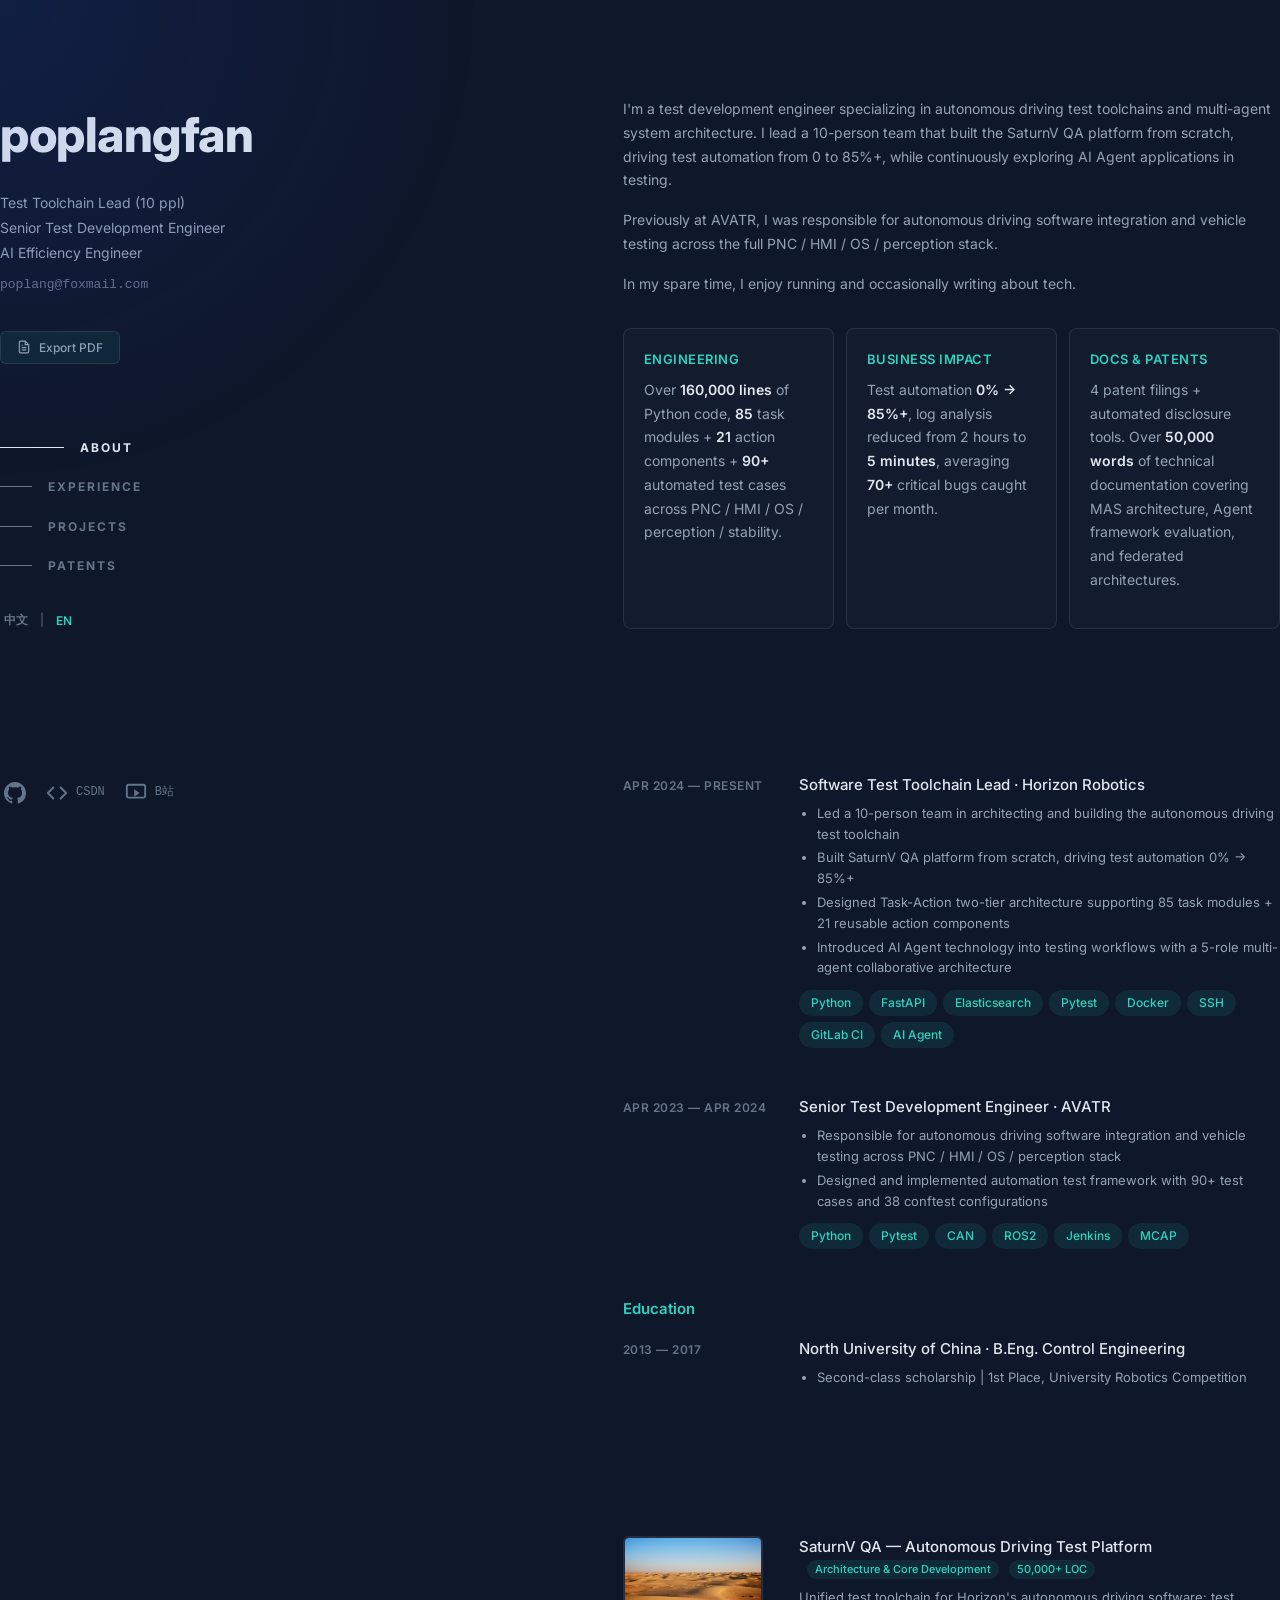
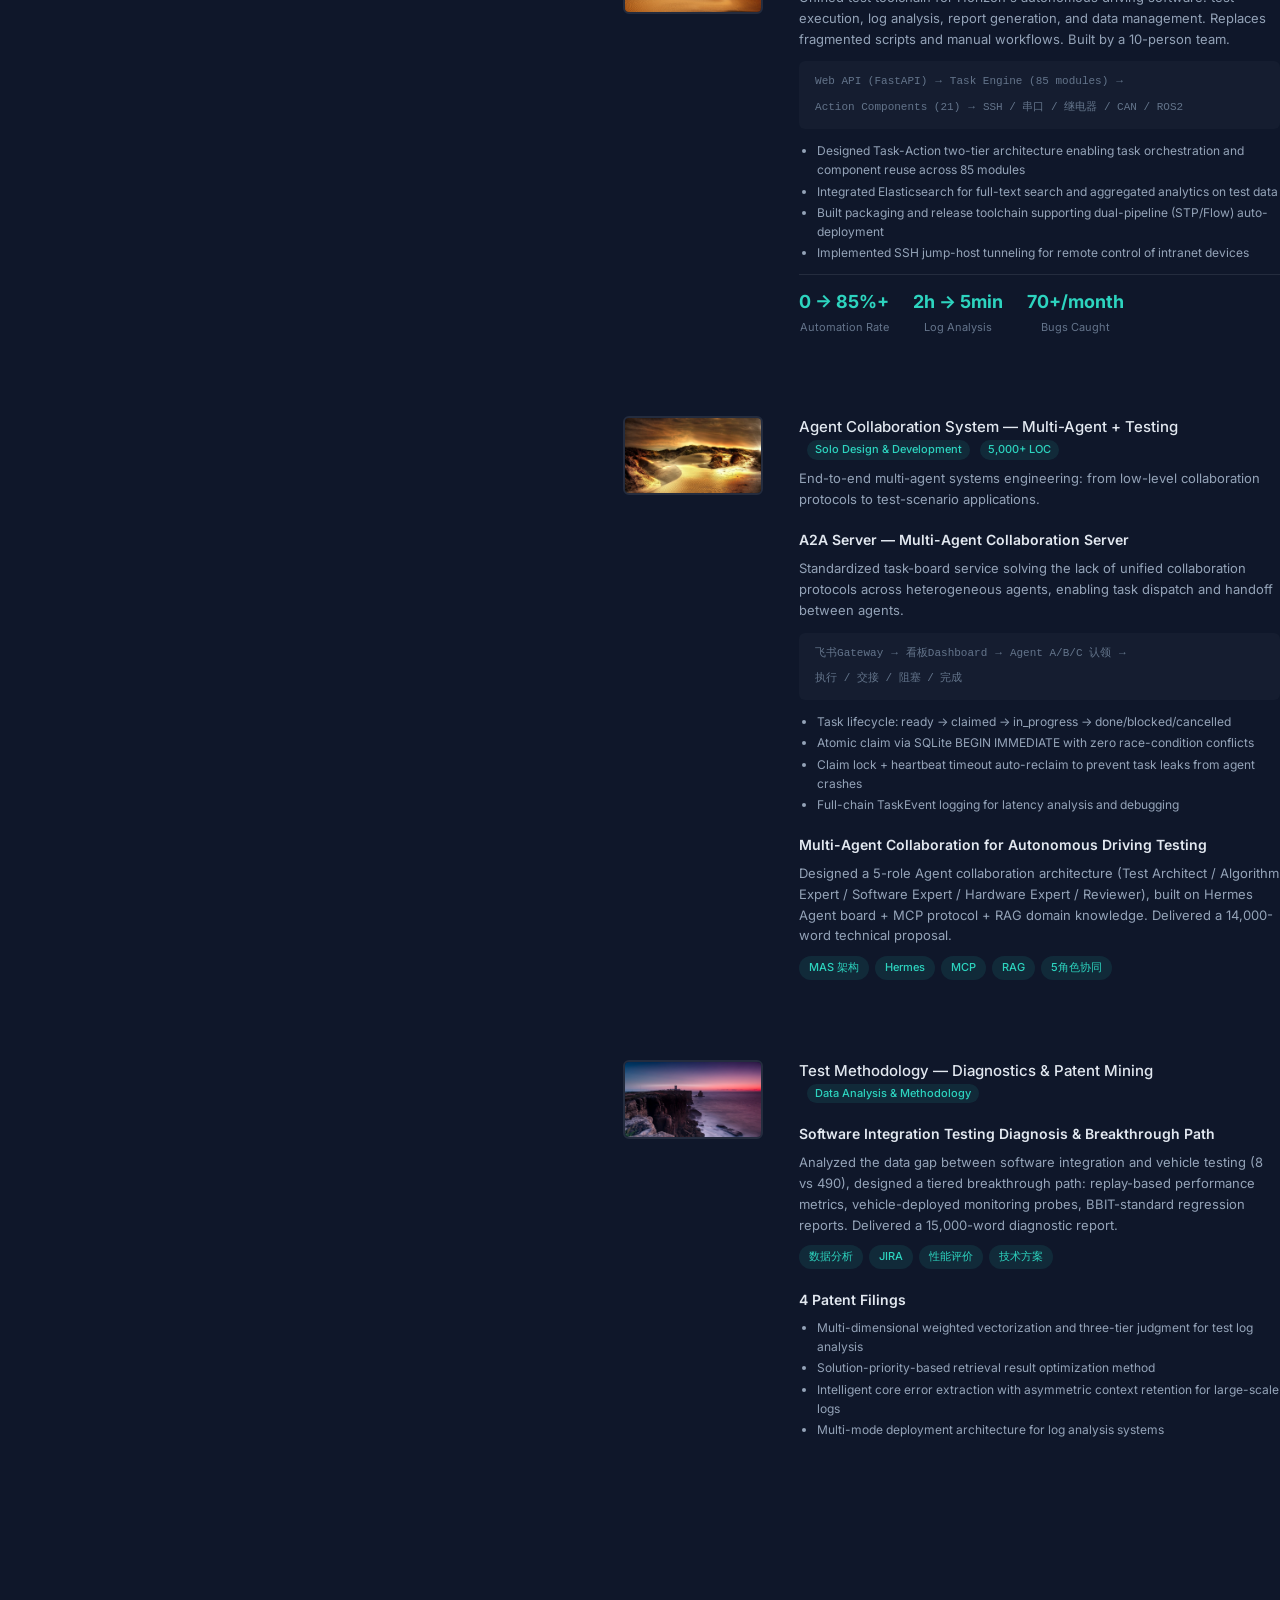
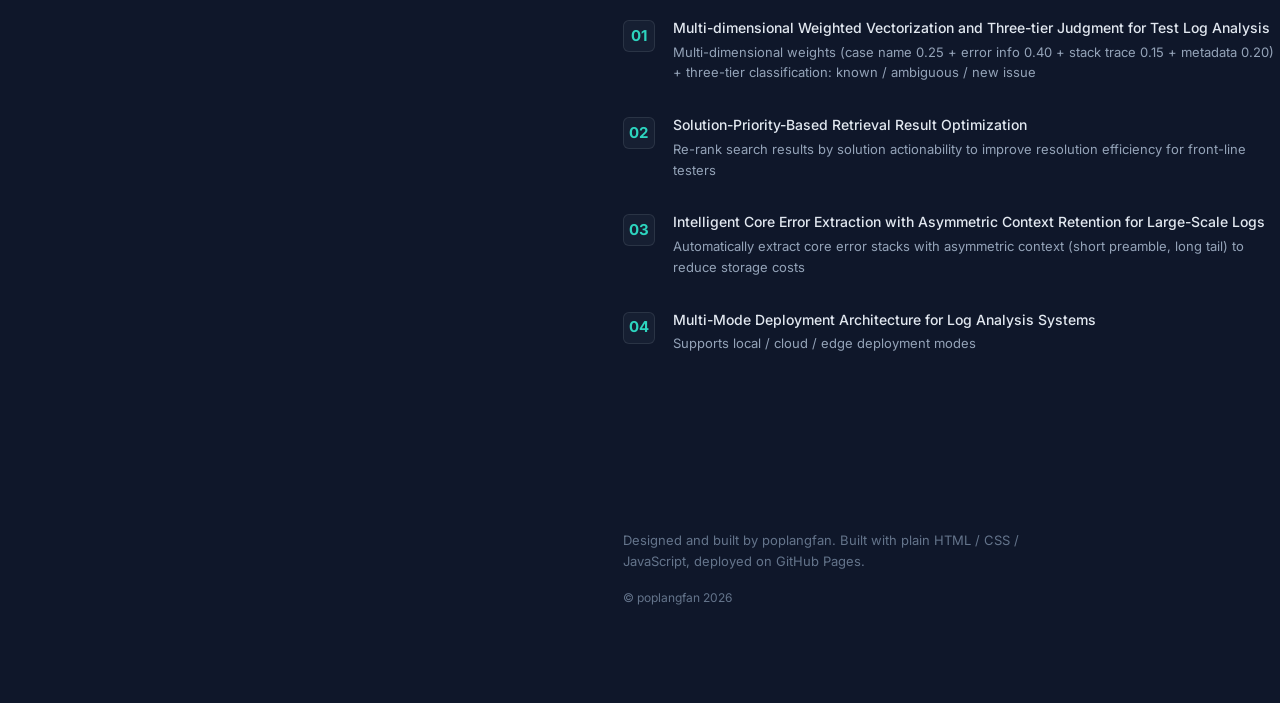
<file: index.html>
<!DOCTYPE html>
<html lang="zh-CN">
<head>
  <meta charset="UTF-8">
  <meta name="viewport" content="width=device-width, initial-scale=1.0">
  <meta name="description" content="poplangfan — 测试工具开发组 Leader（10人），资深测试开发工程师，AI 提效工程师，专注智驾测试工具链与多智能体系统">
  <title>poplangfan — 测试工具开发组 Leader · AI 提效工程师</title>
  <link rel="icon" type="image/png" href="favicon.png">
  <link rel="preconnect" href="https://fonts.googleapis.com">
  <link rel="preconnect" href="https://fonts.gstatic.com" crossorigin>
  <link href="https://fonts.googleapis.com/css2?family=Inter:wght@400;500;600;700;800;900&display=swap" rel="stylesheet">
  <link rel="stylesheet" href="css/style.css?v=6">
</head>
<body>

  <!-- Spotlight Gradient -->
  <div class="spotlight"></div>

  <!-- Skip Link -->
  <a href="#content" class="skip-link" data-i18n="skip">跳到内容</a>

  <!-- Layout Container -->
  <div class="container">

    <!-- ═══════════ Left: Header ═══════════ -->
    <header class="header">
      <div class="header-top">
        <h1 class="header-name">poplangfan</h1>
        <p class="header-tagline">
          <span data-i18n="hero.line1">测试工具开发组 Leader（10人）</span><br>
          <span data-i18n="hero.line2">资深测试开发工程师</span><br>
          <span data-i18n="hero.line3">AI 提效工程师</span>
        </p>

        <a class="header-email" href="mailto:poplang@foxmail.com">poplang@foxmail.com</a>

        <!-- PDF Export -->
        <button class="btn-pdf" onclick="window.print()" data-i18n-title="header.print" title="导出为 PDF">
          <svg viewBox="0 0 24 24" fill="none" stroke="currentColor" stroke-width="2" width="14" height="14"><path d="M14 2H6a2 2 0 0 0-2 2v16a2 2 0 0 0 2 2h12a2 2 0 0 0 2-2V8z"/><polyline points="14 2 14 8 20 8"/><line x1="16" y1="13" x2="8" y2="13"/><line x1="16" y1="17" x2="8" y2="17"/><polyline points="10 9 9 9 8 9"/></svg>
          <span data-i18n="header.print">导出 PDF</span>
        </button>

        <!-- Navigation -->
        <nav class="nav" aria-label="页面导航">
          <ul>
            <li>
              <a href="#about" class="nav-link active">
                <span class="nav-indicator"></span>
                <span class="nav-text" data-i18n="nav.about">关于</span>
              </a>
            </li>
            <li>
              <a href="#experience" class="nav-link">
                <span class="nav-indicator"></span>
                <span class="nav-text" data-i18n="nav.experience">经历</span>
              </a>
            </li>
            <li>
              <a href="#projects" class="nav-link">
                <span class="nav-indicator"></span>
                <span class="nav-text" data-i18n="nav.projects">项目</span>
              </a>
            </li>
            <li>
              <a href="#patents" class="nav-link">
                <span class="nav-indicator"></span>
                <span class="nav-text" data-i18n="nav.patents">专利</span>
              </a>
            </li>
          </ul>
        </nav>

        <!-- Language Toggle -->
        <div class="lang-switch">
          <button data-lang="zh" class="lang-btn active" aria-label="切换为中文">中文</button>
          <span class="lang-divider">|</span>
          <button data-lang="en" class="lang-btn" aria-label="Switch to English">EN</button>
        </div>
      </div>

      <!-- Social Links -->
      <ul class="social" aria-label="社交链接">
        <li>
          <a href="https://github.com/poplangfan" target="_blank" rel="noopener" aria-label="GitHub" title="GitHub">
            <svg viewBox="0 0 16 16" fill="currentColor"><path d="M8 0C3.58 0 0 3.58 0 8c0 3.54 2.29 6.53 5.47 7.59.4.07.55-.17.55-.38 0-.19-.01-.82-.01-1.49-2.01.37-2.53-.49-2.69-.94-.09-.23-.48-.94-.82-1.13-.28-.15-.68-.52-.01-.53.63-.01 1.08.58 1.23.82.72 1.21 1.87.87 2.33.66.07-.52.28-.87.51-1.07-1.78-.2-3.64-.89-3.64-3.95 0-.87.31-1.59.82-2.15-.08-.2-.36-1.02.08-2.12 0 0 .67-.21 2.2.82.64-.18 1.32-.27 2-.27.68 0 1.36.09 2 .27 1.53-1.04 2.2-.82 2.2-.82.44 1.1.16 1.92.08 2.12.51.56.82 1.27.82 2.15 0 3.07-1.87 3.75-3.65 3.95.29.25.54.73.54 1.48 0 1.07-.01 1.93-.01 2.2 0 .21.15.46.55.38A8.013 8.013 0 0016 8c0-4.42-3.58-8-8-8z"/></svg>
          </a>
        </li>
        <li>
          <a href="https://blog.csdn.net/bl_yang" target="_blank" rel="noopener" class="social-link-text" aria-label="CSDN" title="CSDN 博客">
            <svg viewBox="0 0 24 24" fill="none" stroke="currentColor" stroke-width="2" stroke-linecap="round" stroke-linejoin="round"><path d="M16 18l6-6-6-6"/><path d="M8 6l-6 6 6 6"/></svg>
            <span>CSDN</span>
          </a>
        </li>
        <li>
          <a href="https://space.bilibili.com/11740456" target="_blank" rel="noopener" class="social-link-text" aria-label="Bilibili" title="B站 技术视频">
            <svg viewBox="0 0 24 24" fill="none" stroke="currentColor" stroke-width="2" stroke-linecap="round" stroke-linejoin="round"><rect x="2" y="3" width="20" height="14" rx="2"/><polygon points="10 8 16 12 10 16 10 8" fill="currentColor" stroke="none"/></svg>
            <span>B站</span>
          </a>
        </li>
      </ul>
    </header>

    <!-- ═══════════ Right: Main Content ═══════════ -->
    <main id="content">

      <!-- ── About ── -->
      <section id="about" aria-label="关于">
        <div class="section-header">
          <h2 data-i18n="section.about">关于</h2>
        </div>
        <div>
          <p data-i18n="about.p1">我是一名测试开发工程师，专注于智驾软件测试工具链与多智能体系统的架构设计。我带领 10 人团队从零搭建了 SaturnV QA 平台，将测试自动化率从 0 提升至 85%+，并持续探索 AI Agent 技术在测试领域的落地应用。</p>
          <p data-i18n="about.p2">此前，我在阿维塔负责智驾软件集成测试与实车测试，覆盖 PNC / HMI / OS / 感知全链路。</p>
          <p data-i18n="about.p3">工作之余，我喜欢跑步，偶尔写技术博客记录思考。</p>

          <!-- Impact Cards -->
          <div class="impact-grid">
            <div class="impact-card fade-in">
              <h3 data-i18n="impact.0.title">工程落地</h3>
              <p data-i18n-html="impact.0.desc">累计 <strong>16万+ 行</strong> Python 代码，开发 <strong>85 个</strong>任务模块 + <strong>21 个</strong>动作组件 + <strong>90+ 个</strong>自动化测试用例，覆盖 PNC / HMI / OS / 感知 / 稳定性全链路。</p>
            </div>
            <div class="impact-card fade-in">
              <h3 data-i18n="impact.1.title">业务价值</h3>
              <p data-i18n-html="impact.1.desc">测试自动化率 <strong>0% → 85%+</strong>，日志分析从人工 2 小时缩短到自动化 <strong>5 分钟</strong>，月均拦截 <strong>70+</strong> 关键 Bug。</p>
            </div>
            <div class="impact-card fade-in">
              <h3 data-i18n="impact.2.title">技术文档与专利</h3>
              <p data-i18n-html="impact.2.desc">4 项专利点挖掘 + 自动化交底书工具。累计输出技术文档 <strong>5 万+ 字</strong>，包括 MAS 架构设计、Agent 框架选型、联邦化架构等。</p>
            </div>
          </div>
        </div>
      </section>

      <!-- ── Experience ── -->
      <section id="experience" aria-label="工作经历">
        <div class="section-header">
          <h2 data-i18n="section.experience">经历</h2>
        </div>

        <ol class="exp-list group-list">
          <!-- 地平线 -->
          <li class="exp-item fade-in">
            <div class="exp-card-bg"></div>
            <header class="exp-date" data-i18n="exp.0.date">2024.4 — 至今</header>
            <div class="exp-content">
              <h3>
                <span data-i18n="exp.0.role">软件测试工具开发组 Leader</span> · <span class="exp-company" data-i18n="exp.0.company">地平线</span>
              </h3>
              <ul class="exp-bullets">
                <li data-i18n="exp.0.desc.0">带领 10 人团队，负责智驾软件测试工具链的架构设计与研发</li>
                <li data-i18n="exp.0.desc.1">从零搭建 SaturnV QA 平台，推动测试自动化率 0% → 85%+</li>
                <li data-i18n="exp.0.desc.2">设计 Task-Action 两层架构，支撑 85 个任务模块 + 21 个动作组件的编排复用</li>
                <li data-i18n="exp.0.desc.3">引入 AI Agent 技术到测试流程，设计 5 角色多智能体协同架构</li>
              </ul>
              <ul class="exp-tags">
                <li>Python</li><li>FastAPI</li><li>Elasticsearch</li><li>Pytest</li><li>Docker</li><li>SSH</li><li>GitLab CI</li><li>AI Agent</li>
              </ul>
            </div>
          </li>

          <!-- 阿维塔 -->
          <li class="exp-item fade-in">
            <div class="exp-card-bg"></div>
            <header class="exp-date" data-i18n="exp.1.date">2023.4 — 2024.4</header>
            <div class="exp-content">
              <h3>
                <span data-i18n="exp.1.role">资深测试开发工程师</span> · <span class="exp-company" data-i18n="exp.1.company">阿维塔</span>
              </h3>
              <ul class="exp-bullets">
                <li data-i18n="exp.1.desc.0">负责智驾软件集成测试与实车测试，覆盖 PNC / HMI / OS / 感知全链路</li>
                <li data-i18n="exp.1.desc.1">设计并落地自动化测试框架，开发 90+ 测试用例、38 套 conftest 配置</li>
              </ul>
              <ul class="exp-tags">
                <li>Python</li><li>Pytest</li><li>CAN</li><li>ROS2</li><li>Jenkins</li><li>MCAP</li>
              </ul>
            </div>
          </li>


        </ol>

        <!-- Education -->
        <div class="edu-block fade-in">
          <h3 class="edu-heading" data-i18n="edu.heading">教育背景</h3>
          <div class="exp-item">
            <div class="exp-card-bg"></div>
            <header class="exp-date" data-i18n="edu.date">2013 — 2017</header>
            <div class="exp-content">
              <h3><span data-i18n="edu.school">中北大学</span> · <span data-i18n="edu.degree">控制工程 本科</span></h3>
              <ul class="exp-bullets">
                <li data-i18n="edu.desc.0">校级奖学金二等奖 | 院级机器人大赛一等奖</li>
              </ul>
            </div>
          </div>
        </div>
      </section>

      <!-- ── Projects ── -->
      <section id="projects" aria-label="项目">
        <div class="section-header">
          <h2 data-i18n="section.projects">项目</h2>
        </div>

        <ul class="proj-list group-list">

          <!-- SaturnV QA -->
          <li class="proj-item fade-in">
            <div class="proj-card-bg"></div>
            <img class="proj-image" src="medias/featureimages/0.jpg" alt="SaturnV QA" loading="lazy" onerror="this.style.display='none'">
            <div class="proj-content">
              <h3>
                <span data-i18n="proj.0.title">SaturnV QA — 智驾测试工具链平台</span>
                <span class="proj-role-badge" data-i18n="proj.0.role">架构设计 & 核心开发</span>
                <span class="proj-scale-badge" data-i18n="proj.0.scale">50,000+ 行</span>
              </h3>
              <p class="proj-desc" data-i18n="proj.0.desc">地平线内部智驾软件测试统一工具链：测试执行、日志分析、报告生成、数据管理。替代零散脚本和手工操作，10 人团队协作开发。</p>
              <div class="proj-arch">
                <span>Web API (FastAPI)</span><span class="proj-arrow">&rarr;</span>
                <span>Task Engine (85 modules)</span><span class="proj-arrow">&rarr;</span>
                <span>Action Components (21)</span><span class="proj-arrow">&rarr;</span>
                <span>SSH / 串口 / 继电器 / CAN / ROS2</span>
              </div>
              <ul class="proj-bullets">
                <li data-i18n="proj.0.highlight.0">设计 Task-Action 两层架构，实现任务编排和组件复用，支撑 85 个任务模块</li>
                <li data-i18n="proj.0.highlight.1">集成 Elasticsearch 实现测试数据全文检索与聚合分析</li>
                <li data-i18n="proj.0.highlight.2">开发打包发布工具链，支持 STP/Flow 双流水线自动部署</li>
                <li data-i18n="proj.0.highlight.3">实现 SSH 跳板机通道，支持内网设备远程控制</li>
              </ul>
              <div class="proj-impact">
                <div class="impact-stat">
                  <span class="value" data-i18n="proj.0.impact.0.value">0 → 85%+</span>
                  <span class="label" data-i18n="proj.0.impact.0.label">测试自动化率</span>
                </div>
                <div class="impact-stat">
                  <span class="value" data-i18n="proj.0.impact.1.value">2h → 5min</span>
                  <span class="label" data-i18n="proj.0.impact.1.label">日志分析效率</span>
                </div>
                <div class="impact-stat">
                  <span class="value" data-i18n="proj.0.impact.2.value">70+/月</span>
                  <span class="label" data-i18n="proj.0.impact.2.label">关键 Bug 拦截</span>
                </div>
              </div>
            </div>
          </li>

          <!-- Agent 协同系统 -->
          <li class="proj-item fade-in">
            <div class="proj-card-bg"></div>
            <img class="proj-image" src="medias/featureimages/1.jpg" alt="Agent System" loading="lazy" onerror="this.style.display='none'">
            <div class="proj-content">
              <h3>
                <span data-i18n="proj.1.title">Agent 协同系统 — 多智能体协作 + 测试场景落地</span>
                <span class="proj-role-badge" data-i18n="proj.1.role">独立设计 & 开发</span>
                <span class="proj-scale-badge" data-i18n="proj.1.scale">5,000+ 行</span>
              </h3>
              <p class="proj-desc" data-i18n="proj.1.desc">从底层协作协议到上层测试场景应用，完整的多智能体系统工程实践。</p>

              <!-- Sub 1: A2A Server -->
              <div class="proj-sub">
                <h4 data-i18n="proj.1.sub1.title">A2A Server — 多智能体协作服务器</h4>
                <p class="proj-desc" data-i18n="proj.1.sub1.desc">标准化任务看板服务，解决异构 Agent 之间缺乏统一任务协作协议的问题，支持 Agent 间任务分发与交接。</p>
                <div class="proj-arch">
                  <span>飞书Gateway</span><span class="proj-arrow">&rarr;</span>
                  <span>看板Dashboard</span><span class="proj-arrow">&rarr;</span>
                  <span>Agent A/B/C 认领</span><span class="proj-arrow">&rarr;</span>
                  <span>执行 / 交接 / 阻塞 / 完成</span>
                </div>
                <ul class="proj-bullets">
                  <li data-i18n="proj.1.sub1.highlight.0">任务生命周期管理：ready → claimed → in_progress → done/blocked/cancelled</li>
                  <li data-i18n="proj.1.sub1.highlight.1">基于 SQLite BEGIN IMMEDIATE 实现原子认领，零竞争冲突</li>
                  <li data-i18n="proj.1.sub1.highlight.2">Claim Lock + 心跳超时自动回收，防止 Agent 宕机任务泄漏</li>
                  <li data-i18n="proj.1.sub1.highlight.3">全链路 TaskEvent 记录，支持耗时统计与问题回溯</li>
                </ul>
              </div>

              <!-- Sub 2: 智驾测试 -->
              <div class="proj-sub">
                <h4 data-i18n="proj.1.sub2.title">智驾测试多智能体协同方案</h4>
                <p class="proj-desc" data-i18n="proj.1.sub2.desc">设计 5 角色 Agent 协作架构（测试架构师 / 算法专家 / 软件专家 / 硬件专家 / 复核者），基于 Hermes Agent 看板 + MCP 协议对接内部工具 + RAG 注入领域知识。输出 14,000 字技术方案。</p>
                <ul class="proj-tags">
                  <li>MAS 架构</li><li>Hermes</li><li>MCP</li><li>RAG</li><li>5角色协同</li>
                </ul>
              </div>
            </div>
          </li>

          <!-- 测试方法论 -->
          <li class="proj-item fade-in">
            <div class="proj-card-bg"></div>
            <img class="proj-image" src="medias/featureimages/2.jpg" alt="Test Methodology" loading="lazy" onerror="this.style.display='none'">
            <div class="proj-content">
              <h3>
                <span data-i18n="proj.2.title">测试方法论 — 问题诊断与专利挖掘</span>
                <span class="proj-role-badge" data-i18n="proj.2.role">数据分析 & 方法论</span>
              </h3>

              <div class="proj-sub">
                <h4 data-i18n="proj.2.sub1.title">软件集成测试诊断与突破路径</h4>
                <p class="proj-desc" data-i18n="proj.2.sub1.desc">分析软件集成测试与实车测试数据断层（8 vs 490），设计分层突破路径：回灌增加性能指标计算、实车部署监控探针、接入 BBIT 标准输出回归报告。输出 15,000 字诊断报告。</p>
                <ul class="proj-tags">
                  <li>数据分析</li><li>JIRA</li><li>性能评价</li><li>技术方案</li>
                </ul>
              </div>

              <div class="proj-sub">
                <h4 data-i18n="proj.2.sub2.title">4 项专利挖掘</h4>
                <ul class="proj-bullets">
                  <li data-i18n="proj.2.sub2.desc.0">测试日志多维度加权向量化与三级判定分析方法</li>
                  <li data-i18n="proj.2.sub2.desc.1">基于解决思路优先级的检索结果优化方法</li>
                  <li data-i18n="proj.2.sub2.desc.2">大规模日志智能核心错误提取与非对称上下文保留方法</li>
                  <li data-i18n="proj.2.sub2.desc.3">多模式部署的日志分析系统架构</li>
                </ul>
              </div>
            </div>
          </li>
        </ul>
      </section>

      <!-- ── Patents ── -->
      <section id="patents" aria-label="专利">
        <div class="section-header">
          <h2 data-i18n="section.patents">专利</h2>
        </div>

        <ul class="patent-list">
          <li class="patent-item fade-in">
            <span class="patent-num">01</span>
            <div class="patent-content">
              <h4 data-i18n="patent.0.title">测试日志多维度加权向量化与三级判定分析方法</h4>
              <p data-i18n="patent.0.desc">多维度权重（用例名 0.25 + 错误信息 0.40 + 堆栈 0.15 + 元数据 0.20）+ 三级判定：已知 / 边界模糊 / 新问题</p>
            </div>
          </li>
          <li class="patent-item fade-in">
            <span class="patent-num">02</span>
            <div class="patent-content">
              <h4 data-i18n="patent.1.title">基于解决思路优先级的检索结果优化方法</h4>
              <p data-i18n="patent.1.desc">检索结果按解决方案可执行性重排序，提升一线测试人员问题解决效率</p>
            </div>
          </li>
          <li class="patent-item fade-in">
            <span class="patent-num">03</span>
            <div class="patent-content">
              <h4 data-i18n="patent.2.title">大规模日志智能核心错误提取与非对称上下文保留方法</h4>
              <p data-i18n="patent.2.desc">自动提取核心错误栈，保留非对称上下文（前短后长）降低存储成本</p>
            </div>
          </li>
          <li class="patent-item fade-in">
            <span class="patent-num">04</span>
            <div class="patent-content">
              <h4 data-i18n="patent.3.title">多模式部署的日志分析系统架构</h4>
              <p data-i18n="patent.3.desc">支持本地 / 云端 / 边缘三种部署模式</p>
            </div>
          </li>
        </ul>
      </section>

      <!-- ── Footer ── -->
      <footer id="footer">
        <p data-i18n="footer.built">由 poplangfan 设计并开发。基于纯 HTML / CSS / JavaScript 构建，部署于 GitHub Pages。</p>
        <p class="footer-copy">© <span data-i18n="footer.copy">poplangfan</span> <span id="copy-year">2026</span></p>
      </footer>

    </main>
  </div>

  <script src="js/i18n.js"></script>
  <script src="js/main.js"></script>
</body>
</html>
</file>
<file: css/style.css>
/* ================================================================
   poplangfan — Personal Site
   Design inspired by brittanychiang.com (Halcyon / Slate theme)
   ================================================================ */

/* ── Reset & Base ── */
*, *::before, *::after { box-sizing: border-box; margin: 0; padding: 0; }

:root {
  --bg-primary: #0f172a;
  --bg-secondary: #1e293b;
  --bg-card-hover: rgba(30, 41, 59, 0.5);
  --text-primary: #e2e8f0;
  --text-secondary: #94a3b8;
  --text-tertiary: #64748b;
  --accent: #2dd4bf;
  --accent-bg: rgba(45, 212, 191, 0.1);
  --accent-hover: #5eead4;
  --border: rgba(226, 232, 240, 0.1);
  --border-hover: rgba(226, 232, 240, 0.2);
  --font-sans: "Inter", -apple-system, BlinkMacSystemFont, "Segoe UI", "Noto Sans SC", "PingFang SC", "Microsoft YaHei", sans-serif;
  --font-mono: "SF Mono", "Fira Code", "Cascadia Code", Consolas, monospace;
}

html {
  scroll-behavior: smooth;
  scroll-padding-top: 96px;
}

body {
  background: var(--bg-primary);
  color: var(--text-secondary);
  font-family: var(--font-sans);
  line-height: 1.625;
  -webkit-font-smoothing: antialiased;
  -moz-osx-font-smoothing: grayscale;
}

::selection {
  background: var(--accent);
  color: var(--bg-primary);
}

a {
  color: var(--text-primary);
  text-decoration: none;
  transition: color 0.2s;
}
a:hover { color: var(--accent); }

strong { color: var(--text-primary); font-weight: 600; }

/* ── Spotlight Gradient ── */
.spotlight {
  pointer-events: none;
  position: fixed;
  inset: 0;
  z-index: 30;
  background: radial-gradient(
    600px circle at 0px 0px,
    rgba(29, 78, 216, 0.15),
    transparent 80%
  );
}

/* ── Skip Link ── */
.skip-link {
  position: absolute;
  left: 0;
  top: 0;
  display: block;
  transform: translateX(-100%);
  border-radius: 4px;
  background: #eab308;
  padding: 12px 16px;
  font-size: 13px;
  font-weight: 700;
  text-transform: uppercase;
  letter-spacing: 2px;
  color: #0f172a;
}
.skip-link:focus-visible {
  transform: translateX(0);
}

/* ── Layout Container ── */
.container {
  margin: 0 auto;
  max-width: 1280px;
  min-height: 100vh;
  padding: 24px 24px 48px;
  font-family: var(--font-sans);
}

@media (min-width: 768px) {
  .container { padding: 32px 48px; }
}

@media (min-width: 1024px) {
  .container {
    display: flex;
    justify-content: space-between;
    gap: 16px;
    padding: 0;
  }
}

/* ── Header (Left Column) ── */
.header {
  display: flex;
  flex-direction: column;
}

@media (min-width: 1024px) {
  .header {
    position: sticky;
    top: 0;
    width: 48%;
    max-height: 100vh;
    justify-content: space-between;
    padding: 96px 0;
  }
}

.header-top { flex: 1; }

.header-name {
  font-size: 36px;
  font-weight: 800;
  letter-spacing: -0.5px;
  color: var(--text-primary);
}
@media (min-width: 640px) {
  .header-name { font-size: 48px; }
}

.header-title {
  margin-top: 12px;
  font-size: 18px;
  font-weight: 500;
  color: var(--text-primary);
}
@media (min-width: 640px) {
  .header-title { font-size: 20px; }
}

.header-tagline {
  margin-top: 16px;
  max-width: 360px;
  font-size: 14px;
  line-height: 1.8;
  color: var(--text-secondary);
}

/* ── Navigation ── */
.nav {
  display: none;
  margin-top: 64px;
}

@media (min-width: 1024px) {
  .nav { display: block; }
}

.nav ul {
  list-style: none;
  width: max-content;
}

.nav a {
  display: flex;
  align-items: center;
  padding: 10px 0;
  color: var(--text-tertiary);
  transition: color 0.2s;
}

.nav a:hover,
.nav a.active {
  color: var(--text-primary);
}

.nav-indicator {
  margin-right: 16px;
  width: 32px;
  height: 1px;
  background: var(--text-tertiary);
  transition: all 0.2s;
}

.nav a:hover .nav-indicator,
.nav a.active .nav-indicator {
  width: 64px;
  background: var(--text-primary);
}

.nav-text {
  font-size: 12px;
  font-weight: 700;
  text-transform: uppercase;
  letter-spacing: 2px;
}

/* ── Header Email ── */
.header-email {
  display: block;
  margin-top: 8px;
  margin-bottom: 16px;
  font-size: 13px;
  font-family: var(--font-mono);
  color: var(--text-tertiary);
  transition: color 0.2s;
}
.header-email:hover {
  color: var(--accent);
}

/* ── PDF Export Button ── */
.btn-pdf {
  display: inline-flex;
  align-items: center;
  gap: 8px;
  margin-top: 20px;
  padding: 8px 16px;
  background: rgba(45, 212, 191, 0.08);
  border: 1px solid var(--border);
  border-radius: 6px;
  color: var(--text-secondary);
  font-size: 12px;
  font-family: var(--font-sans);
  font-weight: 500;
  cursor: pointer;
  transition: all 0.2s;
}
.btn-pdf:hover {
  background: rgba(45, 212, 191, 0.15);
  border-color: var(--accent);
  color: var(--accent);
}

/* ── Language Switch ── */
.lang-switch {
  display: flex;
  align-items: center;
  gap: 8px;
  margin-top: 24px;
  font-size: 12px;
  color: var(--text-tertiary);
}

.lang-btn {
  background: none;
  border: none;
  color: var(--text-tertiary);
  font-size: 12px;
  font-weight: 600;
  cursor: pointer;
  padding: 2px 4px;
  transition: color 0.2s;
  font-family: var(--font-sans);
}
.lang-btn:hover { color: var(--text-primary); }
.lang-btn.active { color: var(--accent); }

.lang-divider {
  color: var(--text-tertiary);
  user-select: none;
}

/* ── Social Links ── */
.social {
  display: flex;
  align-items: center;
  gap: 20px;
  margin-top: 32px;
  margin-left: 4px;
  list-style: none;
}

.social a {
  display: flex;
  align-items: center;
  gap: 8px;
  color: var(--text-tertiary);
  transition: color 0.2s;
}
.social a:hover {
  color: var(--text-primary);
}

.social svg {
  width: 22px;
  height: 22px;
  flex-shrink: 0;
}

.social-link-text span {
  font-size: 13px;
  font-family: var(--font-mono);
}

@media (min-width: 1024px) {
  .social-link-text span { font-size: 12px; }
}

/* ── Main Content (Right Column) ── */
#content {
  padding-top: 48px;
}

@media (min-width: 1024px) {
  #content {
    width: 52%;
    padding-top: 96px;
    padding-bottom: 96px;
  }
}

/* ── Sections ── */
section {
  margin-bottom: 64px;
  scroll-margin-top: 64px;
}

@media (min-width: 768px) {
  section { margin-bottom: 96px; }
}

@media (min-width: 1024px) {
  section {
    margin-bottom: 144px;
    scroll-margin-top: 96px;
  }
}

/* ── Section Header (mobile sticky / desktop hidden) ── */
.section-header {
  position: sticky;
  top: 0;
  z-index: 20;
  margin: 0 -24px 16px;
  width: 100vw;
  background: rgba(15, 23, 42, 0.75);
  padding: 20px 24px;
  backdrop-filter: blur(8px);
  -webkit-backdrop-filter: blur(8px);
}

@media (min-width: 768px) {
  .section-header {
    margin-left: -48px;
    margin-right: -48px;
    padding-left: 48px;
    padding-right: 48px;
  }
}

@media (min-width: 1024px) {
  .section-header {
    position: relative;
    top: auto;
    margin: 0 0 0;
    width: auto;
    background: none;
    padding: 0;
    backdrop-filter: none;
    -webkit-backdrop-filter: none;
    opacity: 0;
    /* sr-only on desktop */
    width: 1px;
    height: 1px;
    overflow: hidden;
    clip: rect(0,0,0,0);
    white-space: nowrap;
    border: 0;
  }
}

.section-header h2 {
  font-size: 14px;
  font-weight: 700;
  text-transform: uppercase;
  letter-spacing: 2px;
  color: var(--text-primary);
}

/* ── About ── */
#about p {
  margin-bottom: 16px;
  font-size: 14px;
  line-height: 1.7;
}

#about a {
  font-weight: 500;
  color: var(--text-primary);
}
#about a:hover { color: var(--accent); }

/* ── Impact Grid ── */
.impact-grid {
  display: grid;
  grid-template-columns: 1fr;
  gap: 12px;
  margin-top: 32px;
}

@media (min-width: 640px) {
  .impact-grid { grid-template-columns: repeat(3, 1fr); }
}

.impact-card {
  background: rgba(30, 41, 59, 0.3);
  border: 1px solid var(--border);
  border-radius: 8px;
  padding: 20px;
  transition: border-color 0.2s;
}
.impact-card:hover {
  border-color: var(--border-hover);
}

.impact-card h3 {
  font-size: 13px;
  font-weight: 600;
  color: var(--accent);
  margin-bottom: 8px;
  text-transform: uppercase;
  letter-spacing: 0.5px;
}

.impact-card p {
  font-size: 12px;
  color: var(--text-secondary);
  line-height: 1.6;
}

/* ── Experience List ── */
.exp-list {
  list-style: none;
}

.exp-list > li + li {
  margin-top: 48px;
}

.exp-item {
  position: relative;
  display: grid;
  gap: 8px 16px;
  padding: 0;
  transition: all 0.2s;
}

@media (min-width: 640px) {
  .exp-item {
    grid-template-columns: 2fr 6fr;
    gap: 16px 32px;
  }
}

@media (min-width: 1024px) {
  .exp-item {
    grid-template-columns: 2fr 6fr;
    gap: 16px 16px;
  }
}

/* Card background on hover (desktop) */
.exp-card-bg {
  position: absolute;
  inset: -16px -24px;
  z-index: 0;
  display: none;
  border-radius: 8px;
  transition: background 0.2s, box-shadow 0.2s;
}

@media (min-width: 1024px) {
  .exp-card-bg {
    display: block;
    inset: -16px -24px;
  }
  .exp-item:hover .exp-card-bg {
    background: var(--bg-card-hover);
    box-shadow: inset 0 1px 0 0 rgba(148, 163, 184, 0.1);
  }
}

/* Exp date */
.exp-date {
  z-index: 10;
  margin-bottom: 8px;
  margin-top: 2px;
  font-size: 12px;
  font-weight: 600;
  text-transform: uppercase;
  letter-spacing: 0.5px;
  color: var(--text-tertiary);
}

@media (min-width: 640px) {
  .exp-date {
    grid-column: 1;
    margin-bottom: 0;
  }
}

/* Exp content */
.exp-content {
  z-index: 10;
  grid-column: 1 / -1;
}

@media (min-width: 640px) {
  .exp-content {
    grid-column: 2;
  }
}

.exp-content h3 {
  font-size: 15px;
  font-weight: 500;
  color: var(--text-primary);
  line-height: 1.4;
}
.exp-content h3 a {
  color: var(--text-primary);
}
.exp-content h3 a:hover {
  color: var(--accent);
}

.exp-company {
  color: var(--text-primary);
}

.exp-role {
  color: var(--text-primary);
}

.exp-desc {
  margin-top: 8px;
  font-size: 13px;
  line-height: 1.6;
  color: var(--text-secondary);
}

/* Exp highlights / bullet list */
.exp-bullets {
  margin-top: 8px;
  padding-left: 18px;
  list-style: disc;
}

.exp-bullets li {
  font-size: 13px;
  color: var(--text-secondary);
  margin-bottom: 3px;
  line-height: 1.6;
}

/* Exp tags (tech stack) */
.exp-tags {
  display: flex;
  flex-wrap: wrap;
  gap: 6px;
  margin-top: 12px;
  list-style: none;
}

.exp-tags li {
  display: inline-flex;
  align-items: center;
  border-radius: 9999px;
  background: var(--accent-bg);
  padding: 4px 12px;
  font-size: 12px;
  font-weight: 500;
  color: var(--accent);
  line-height: 1.5;
  white-space: nowrap;
}

/* ── Education ── */
.edu-block {
  margin-top: 48px;
}

.edu-block h3.edu-heading {
  font-size: 15px;
  font-weight: 600;
  color: var(--accent);
  margin-bottom: 16px;
}

/* ── Group hover: dim all items except the hovered one ── */
@media (min-width: 1024px) {
  .group-list:hover .exp-item {
    opacity: 0.5;
  }
  .group-list .exp-item:hover {
    opacity: 1 !important;
  }
}

/* ── Projects ── */
.proj-list {
  list-style: none;
}

.proj-list > li + li {
  margin-top: 48px;
}

.proj-item {
  position: relative;
  display: grid;
  gap: 12px 16px;
  transition: all 0.2s;
}

@media (min-width: 640px) {
  .proj-item {
    grid-template-columns: 2fr 6fr;
    gap: 16px 32px;
  }
}

@media (min-width: 1024px) {
  .proj-item {
    grid-template-columns: 2fr 6fr;
    gap: 16px 16px;
  }
}

.proj-card-bg {
  position: absolute;
  inset: -16px -24px;
  z-index: 0;
  display: none;
  border-radius: 8px;
  transition: background 0.2s, box-shadow 0.2s;
}

@media (min-width: 1024px) {
  .proj-card-bg {
    display: block;
  }
  .proj-item:hover .proj-card-bg {
    background: var(--bg-card-hover);
    box-shadow: inset 0 1px 0 0 rgba(148, 163, 184, 0.1);
  }
}

.proj-image {
  z-index: 10;
  border-radius: 6px;
  border: 2px solid var(--border);
  object-fit: cover;
  aspect-ratio: 16/9;
  width: 100%;
  transition: border-color 0.2s;
}

.proj-item:hover .proj-image {
  border-color: var(--border-hover);
}

@media (min-width: 640px) {
  .proj-image {
    grid-row: span 3;
    max-width: 140px;
  }
}

.proj-content {
  z-index: 10;
  grid-column: 1 / -1;
}

@media (min-width: 640px) {
  .proj-content {
    grid-column: 2;
  }
}

.proj-content h3 {
  font-size: 15px;
  font-weight: 500;
  color: var(--text-primary);
  line-height: 1.4;
}

.proj-content h3 a {
  color: var(--text-primary);
  display: inline-flex;
  align-items: baseline;
}
.proj-content h3 a:hover {
  color: var(--accent);
}

.proj-content h3 a svg {
  display: inline-block;
  width: 16px;
  height: 16px;
  flex-shrink: 0;
  margin-left: 4px;
  transform: translateY(1px);
  transition: transform 0.2s;
}
.proj-content h3 a:hover svg {
  transform: translateY(-2px) translateX(2px);
}

.proj-role-badge {
  display: inline-block;
  font-size: 11px;
  color: var(--accent);
  background: var(--accent-bg);
  padding: 2px 8px;
  border-radius: 9999px;
  margin-left: 8px;
  font-weight: 500;
}

.proj-scale-badge {
  display: inline-block;
  font-size: 11px;
  color: var(--accent);
  background: var(--accent-bg);
  padding: 2px 8px;
  border-radius: 9999px;
  margin-left: 6px;
  font-weight: 500;
}

.proj-desc {
  margin-top: 8px;
  font-size: 13px;
  line-height: 1.6;
  color: var(--text-secondary);
}

/* Project architecture diagram */
.proj-arch {
  display: flex;
  align-items: center;
  gap: 8px;
  flex-wrap: wrap;
  margin-top: 12px;
  margin-bottom: 12px;
  background: rgba(30, 41, 59, 0.4);
  border-radius: 6px;
  padding: 12px 16px;
  font-size: 11px;
  font-family: var(--font-mono);
  color: var(--text-tertiary);
  overflow-x: auto;
}
.proj-arch span { white-space: nowrap; }
.proj-arrow {
  color: var(--text-tertiary);
  font-weight: 700;
}

.proj-sub {
  margin-top: 20px;
}

.proj-sub h4 {
  font-size: 14px;
  font-weight: 600;
  color: var(--text-primary);
  margin-bottom: 6px;
}

.proj-sub .proj-desc {
  margin-top: 4px;
}

.proj-bullets {
  margin-top: 6px;
  padding-left: 18px;
  list-style: disc;
}

.proj-bullets li {
  font-size: 12px;
  color: var(--text-secondary);
  margin-bottom: 2px;
  line-height: 1.6;
}

/* Project impact stats */
.proj-impact {
  display: flex;
  gap: 24px;
  flex-wrap: wrap;
  margin-top: 12px;
  padding-top: 12px;
  border-top: 1px solid var(--border);
}

.impact-stat {
  text-align: center;
}

.impact-stat .value {
  display: block;
  font-size: 18px;
  font-weight: 700;
  color: var(--accent);
}

.impact-stat .label {
  display: block;
  font-size: 11px;
  color: var(--text-tertiary);
  margin-top: 2px;
}

/* Project tags */
.proj-tags {
  display: flex;
  flex-wrap: wrap;
  gap: 6px;
  margin-top: 10px;
  list-style: none;
}

.proj-tags li {
  display: inline-flex;
  align-items: center;
  border-radius: 9999px;
  background: var(--accent-bg);
  padding: 3px 10px;
  font-size: 11px;
  font-weight: 500;
  color: var(--accent);
}

/* ── Patents ── */
.patent-list {
  list-style: none;
}

.patent-list > li + li {
  margin-top: 32px;
}

.patent-item {
  position: relative;
  display: flex;
  gap: 18px;
  align-items: flex-start;
  transition: all 0.2s;
}

.patent-num {
  flex-shrink: 0;
  width: 32px;
  height: 32px;
  display: flex;
  align-items: center;
  justify-content: center;
  background: rgba(30, 41, 59, 0.5);
  border: 1px solid var(--border);
  border-radius: 6px;
  font-size: 15px;
  font-weight: 700;
  color: var(--accent);
  margin-top: 2px;
}

.patent-content h4 {
  font-size: 14px;
  font-weight: 500;
  color: var(--text-primary);
  margin-bottom: 4px;
  line-height: 1.4;
}

.patent-content p {
  font-size: 13px;
  color: var(--text-secondary);
  line-height: 1.6;
}

/* ── Cards link arrow ── */
.ext-link-arrow {
  display: inline-block;
  width: 16px;
  height: 16px;
  flex-shrink: 0;
  margin-left: 4px;
  transform: translateY(1px);
  transition: transform 0.2s;
}
a:hover .ext-link-arrow {
  transform: translateY(-2px) translateX(2px);
}

/* ── Footer ── */
#footer {
  padding-top: 32px;
}

#footer p {
  font-size: 13px;
  color: var(--text-tertiary);
  max-width: 448px;
  line-height: 1.6;
}

#footer a {
  font-weight: 500;
  color: var(--text-secondary);
}
#footer a:hover {
  color: var(--accent);
}

#footer .footer-copy {
  margin-top: 16px;
  font-size: 12px;
  color: var(--text-tertiary);
}

/* ── Fade-in Animation ── */
.fade-in {
  opacity: 0;
  transform: translateY(20px);
  transition: opacity 0.6s ease-out, transform 0.6s ease-out;
}
.fade-in.visible {
  opacity: 1;
  transform: translateY(0);
}

/* ── Scrollbar ── */
::-webkit-scrollbar { width: 6px; }
::-webkit-scrollbar-track { background: transparent; }
::-webkit-scrollbar-thumb { background: rgba(148, 163, 184, 0.2); border-radius: 3px; }
::-webkit-scrollbar-thumb:hover { background: rgba(148, 163, 184, 0.4); }

/* ── Responsive ── */
@media (max-width: 1023px) {
  /* Mobile: nav is hidden, section headers act as navigation markers */
  .nav { display: none; }

  .header {
    padding-bottom: 24px;
  }

  .header-tagline {
    max-width: 100%;
  }

  #content {
    padding-top: 24px;
  }
}

/* ── Print (PDF Export) ── */
@media print {
  @page {
    margin: 20mm;
    size: A4;
  }

  body {
    background: #fff;
    color: #1a1a1a;
    font-size: 11px;
    line-height: 1.5;
  }

  .spotlight,
  .skip-link,
  .nav,
  .lang-switch,
  .btn-pdf,
  .section-header,
  .proj-image,
  .social,
  .proj-arch {
    display: none !important;
  }

  .container {
    display: block !important;
    max-width: 100% !important;
    padding: 0 !important;
  }

  .header {
    position: static !important;
    width: 100% !important;
    max-height: none !important;
    padding: 0 0 16px 0 !important;
    border-bottom: 2px solid #1a1a1a;
    margin-bottom: 24px;
  }

  .header-name {
    font-size: 24px;
    color: #1a1a1a;
  }

  .header-tagline {
    font-size: 12px;
    color: #444;
    max-width: 100%;
  }

  .header-tagline span {
    display: inline;
  }
  .header-tagline br {
    display: none;
  }
  .header-tagline span::after {
    content: ' | ';
  }
  .header-tagline span:last-child::after {
    content: '';
  }

  #content {
    width: 100% !important;
    padding: 0 !important;
  }

  section {
    margin-bottom: 20px !important;
    scroll-margin-top: 0 !important;
    break-inside: avoid;
    padding: 0 !important;
  }

  .exp-item,
  .proj-item {
    display: block !important;
    break-inside: avoid;
  }

  .exp-card-bg,
  .proj-card-bg {
    display: none !important;
  }

  .exp-date {
    font-size: 10px;
    color: #666;
    margin-bottom: 2px;
  }

  .exp-content h3,
  .proj-content h3 {
    font-size: 13px;
    color: #1a1a1a;
  }

  .exp-desc,
  .proj-desc,
  .exp-bullets li,
  .proj-bullets li {
    font-size: 10px;
    color: #333;
  }

  .exp-tags {
    gap: 4px;
    margin-top: 6px;
  }

  .exp-tags li {
    font-size: 9px;
    padding: 2px 6px;
    background: #e5e5e5;
    color: #333;
    border-radius: 3px;
  }

  .proj-tags li {
    font-size: 9px;
    padding: 2px 6px;
    background: #e5e5e5;
    color: #333;
    border-radius: 3px;
  }

  .proj-role-badge,
  .proj-scale-badge {
    font-size: 9px;
    background: #e5e5e5;
    color: #333;
  }

  .impact-grid {
    grid-template-columns: repeat(3, 1fr) !important;
    gap: 12px !important;
  }

  .impact-card {
    border: 1px solid #ddd;
    background: #fafafa;
    padding: 12px;
  }

  .impact-card h3 {
    font-size: 11px;
    color: #1a1a1a;
  }

  .impact-card p {
    font-size: 9px;
    color: #444;
  }

  .impact-stat .value {
    font-size: 14px;
    color: #1a1a1a;
  }

  .impact-stat .label {
    font-size: 9px;
    color: #666;
  }

  .patent-num {
    background: #f0f0f0;
    border-color: #ddd;
    color: #444;
    font-size: 12px;
    width: 24px;
    height: 24px;
  }

  .patent-content h4 {
    font-size: 12px;
    color: #1a1a1a;
  }

  .patent-content p {
    font-size: 10px;
    color: #444;
  }

  .edu-block {
    margin-top: 24px;
  }

  .edu-heading {
    font-size: 13px;
    color: #1a1a1a;
  }

  #footer {
    margin-top: 24px;
    padding-top: 16px;
    border-top: 1px solid #ddd;
    font-size: 9px;
    color: #999;
  }

  #footer a {
    color: #666;
  }

  .fade-in {
    opacity: 1 !important;
    transform: none !important;
  }

  a {
    color: #1a1a1a !important;
    text-decoration: none !important;
  }

  ::-webkit-scrollbar {
    display: none;
  }
}

/* ── Reduced motion ── */
@media (prefers-reduced-motion: reduce) {
  *, *::before, *::after {
    animation-duration: 0.01ms !important;
    animation-iteration-count: 1 !important;
    transition-duration: 0.01ms !important;
  }
  html { scroll-behavior: auto; }
}
</file>
